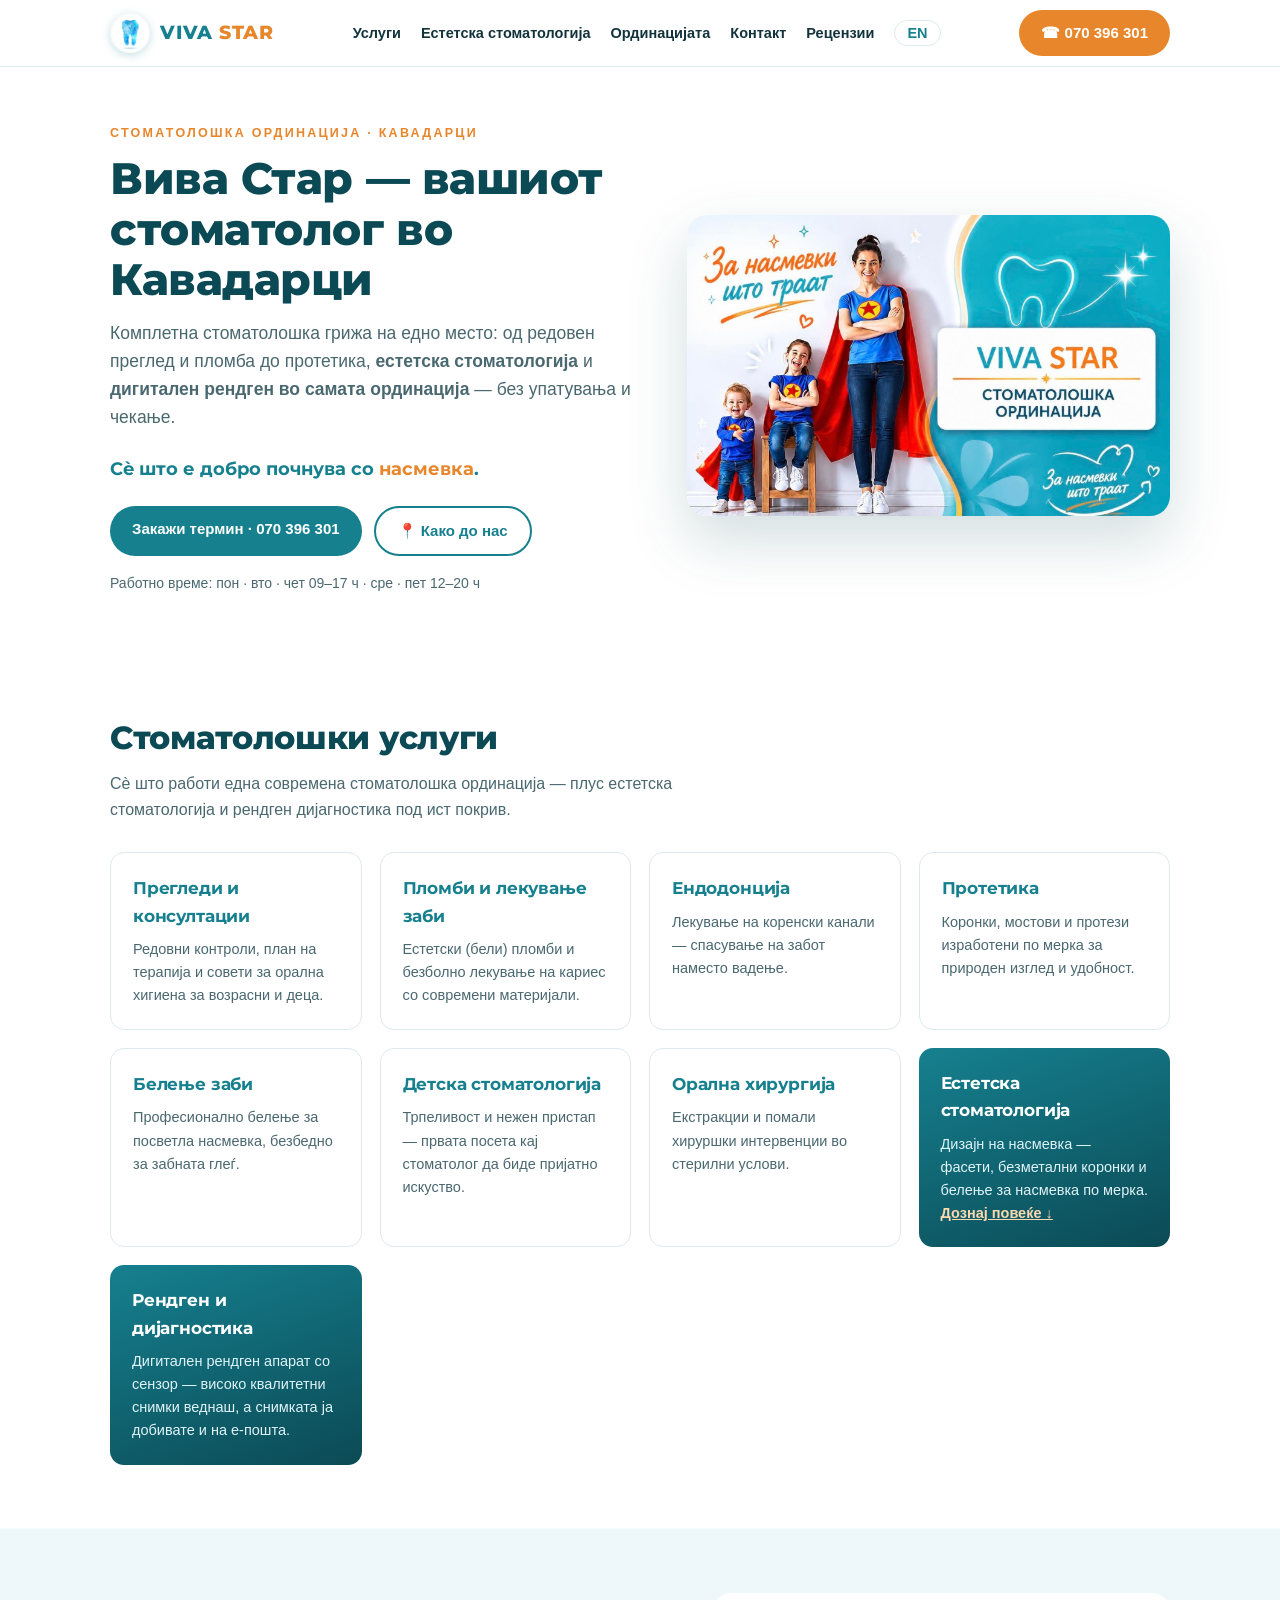
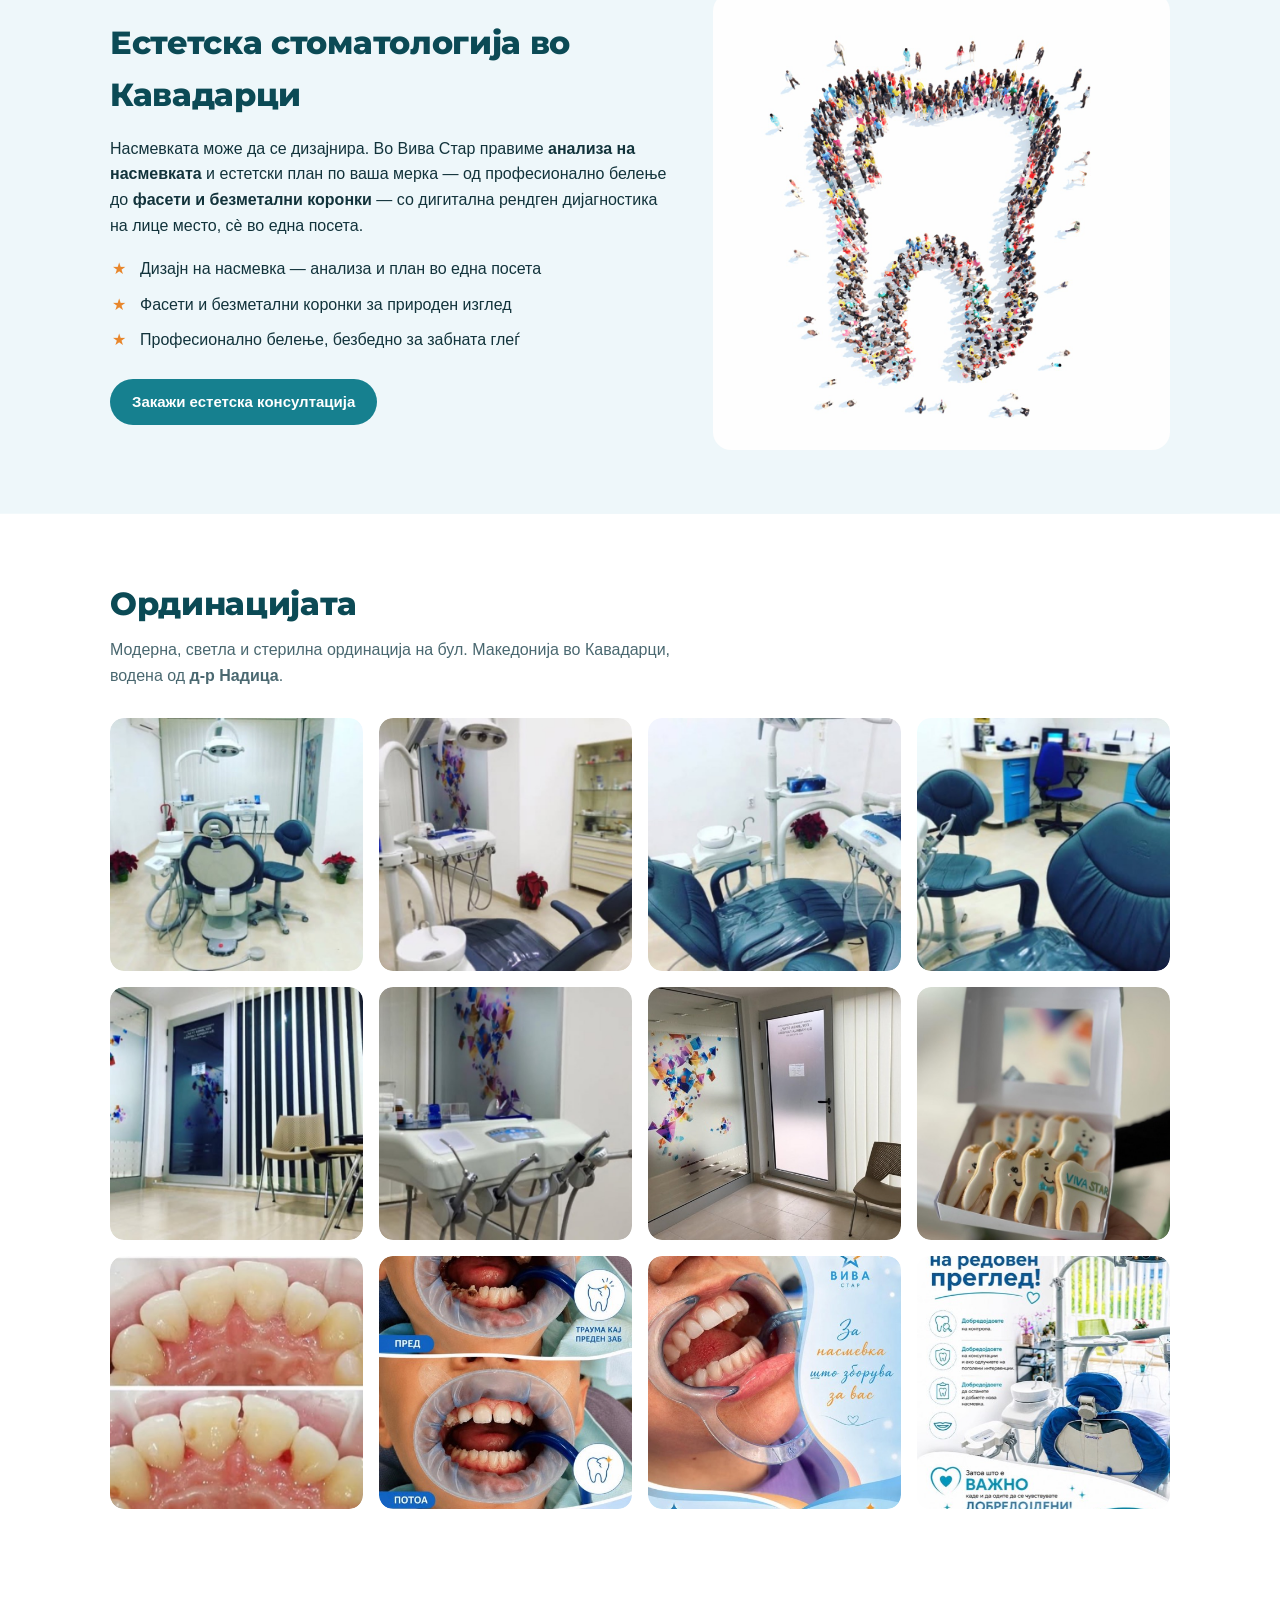
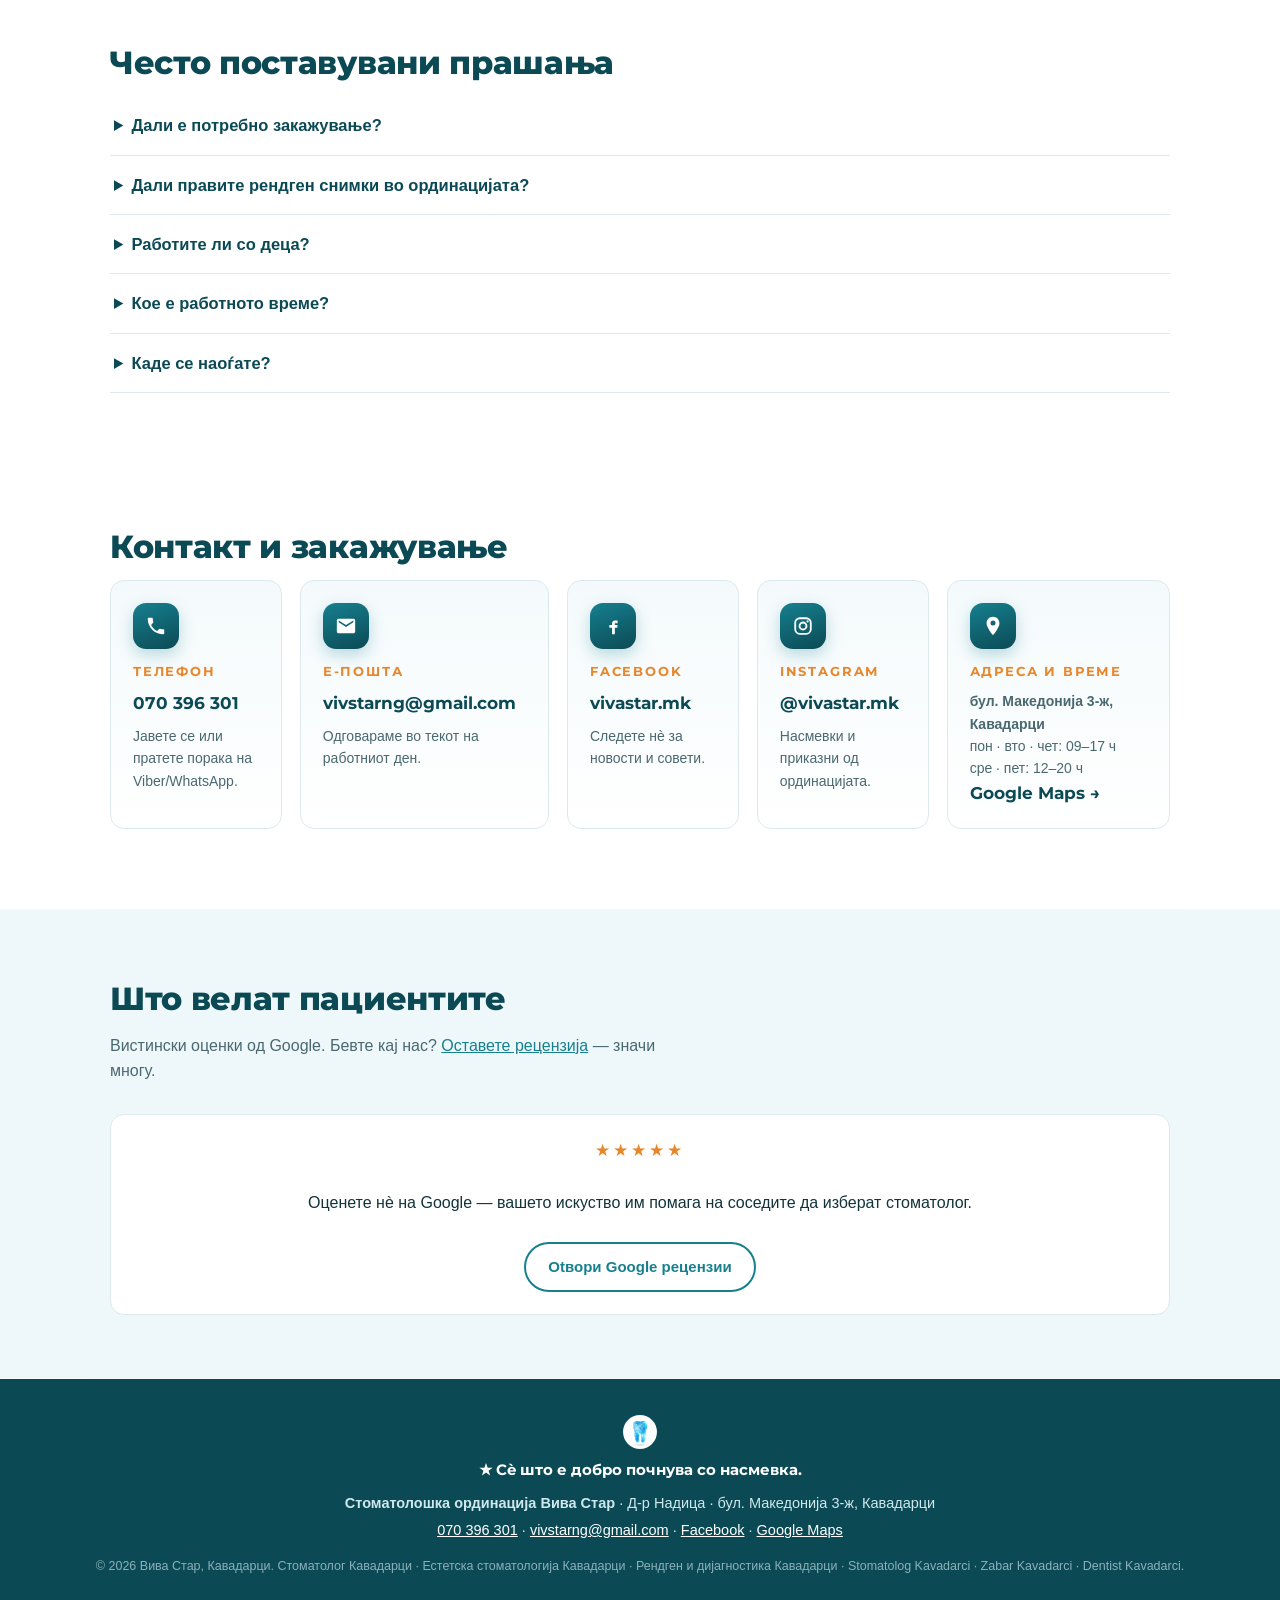
<file: index.html>
<!DOCTYPE html>
<html lang="mk">
<head>
  <meta charset="UTF-8">
  <meta name="viewport" content="width=device-width, initial-scale=1.0">
  <title>Вива Стар — Стоматолошка ординација Кавадарци | Стоматолог, Естетска стоматологија, Рендген и Дијагностика</title>
  <meta name="description" content="Стоматолошка ординација Вива Стар во Кавадарци — Д-р Надица. Прегледи, пломби, протетика, белење заби, детска стоматологија, естетска стоматологија и дигитален рендген во ординацијата. Закажете на 070 396 301.">
  <link rel="canonical" href="https://vivastar-dentistry.com/">
  <link rel="alternate" hreflang="mk" href="https://vivastar-dentistry.com/">
  <link rel="alternate" hreflang="en" href="https://vivastar-dentistry.com/en/">
  <link rel="alternate" hreflang="x-default" href="https://vivastar-dentistry.com/">
  <meta name="robots" content="index, follow">

  <!-- Open Graph / социјални мрежи -->
  <meta property="og:type" content="website">
  <meta property="og:locale" content="mk_MK">
  <meta property="og:site_name" content="Вива Стар — Стоматолошка ординација">
  <meta property="og:title" content="Вива Стар — Стоматолошка ординација Кавадарци">
  <meta property="og:description" content="Стоматолог во Кавадарци: прегледи, протетика, белење, детска стоматологија, естетска стоматологија и дигитален рендген на едно место. ☎ 070 396 301">
  <meta property="og:url" content="https://vivastar-dentistry.com/">
  <meta property="og:image" content="https://vivastar-dentistry.com/assets/og-image.jpg">
  <meta property="og:image:width" content="1200">
  <meta property="og:image:height" content="748">
  <meta name="twitter:card" content="summary_large_image">

  <link rel="icon" type="image/png" href="assets/favicon.png">
  <link rel="apple-touch-icon" href="assets/apple-touch-icon.png">

  <link rel="preconnect" href="https://fonts.googleapis.com">
  <link rel="preconnect" href="https://fonts.gstatic.com" crossorigin>
  <link href="https://fonts.googleapis.com/css2?family=Montserrat:wght@500;700;800&display=swap&subset=cyrillic" rel="stylesheet">
  <link rel="stylesheet" href="css/style.css">

  <!-- Structured data: локален бизнис (стоматолог) -->
  <script type="application/ld+json">
  {
    "@context": "https://schema.org",
    "@type": "Dentist",
    "@id": "https://vivastar-dentistry.com/#ordinacija",
    "name": "Стоматолошка ординација Вива Стар",
    "alternateName": "Viva Star Dental Kavadarci",
    "description": "Стоматолошка ординација во Кавадарци: прегледи, пломби, ендодонција, протетика, белење заби, детска стоматологија, орална хирургија, естетска стоматологија и дигитален рендген во ординацијата.",
    "url": "https://vivastar-dentistry.com/",
    "image": "https://vivastar-dentistry.com/assets/og-image.jpg",
    "logo": "https://vivastar-dentistry.com/assets/logo-tooth.png",
    "telephone": "+389 70 396 301",
    "email": "vivstarng@gmail.com",
    "address": {
      "@type": "PostalAddress",
      "streetAddress": "бул. Македонија 3-ж",
      "addressLocality": "Кавадарци",
      "postalCode": "1430",
      "addressCountry": "MK"
    },
    "hasMap": "https://maps.app.goo.gl/vikArWwnkr5YXC3K7",
    "sameAs": [
      "https://www.facebook.com/vivastar.mk",
      "https://www.instagram.com/vivastar.mk/"
    ],
    "openingHoursSpecification": [
      {"@type": "OpeningHoursSpecification", "dayOfWeek": ["Monday","Tuesday","Thursday"], "opens": "09:00", "closes": "17:00"},
      {"@type": "OpeningHoursSpecification", "dayOfWeek": ["Wednesday","Friday"], "opens": "12:00", "closes": "20:00"}
    ],
    "medicalSpecialty": ["Dentistry"],
    "founder": {
      "@type": "Person",
      "name": "Д-р Надица",
      "jobTitle": "Доктор по стоматологија"
    },
    "availableService": [
      {"@type":"MedicalProcedure","name":"Стоматолошки преглед и консултација"},
      {"@type":"MedicalProcedure","name":"Пломби и лекување на заби"},
      {"@type":"MedicalProcedure","name":"Ендодонција (лекување на коренски канали)"},
      {"@type":"MedicalProcedure","name":"Протетика (коронки, мостови, протези)"},
      {"@type":"MedicalProcedure","name":"Белење на заби"},
      {"@type":"MedicalProcedure","name":"Детска стоматологија"},
      {"@type":"MedicalProcedure","name":"Орална хирургија и екстракции"},
      {"@type":"MedicalProcedure","name":"Естетска стоматологија (фасети, безметални коронки, дизајн на насмевка)"},
      {"@type":"MedicalProcedure","name":"Дигитален рендген и дијагностика во ординацијата"}
    ]
  }
  </script>
  <!-- Structured data: ЧПП -->
  <script type="application/ld+json">
  {
    "@context": "https://schema.org",
    "@type": "FAQPage",
    "mainEntity": [
      {"@type":"Question","name":"Дали е потребно закажување кај Вива Стар?","acceptedAnswer":{"@type":"Answer","text":"Да, за најкратко чекање закажете на 070 396 301. За итни болки ве примаме најбрзо што можеме истиот ден."}},
      {"@type":"Question","name":"Дали Вива Стар прави рендген снимки во ординацијата?","acceptedAnswer":{"@type":"Answer","text":"Да, имаме дигитален рендген со сензор — висококвалитетна снимка веднаш, по желба испратена на е-пошта."}},
      {"@type":"Question","name":"Дали Вива Стар работи со деца?","acceptedAnswer":{"@type":"Answer","text":"Да, детската стоматологија ни е секојдневие, со нежен пристап кон најмалите пациенти."}},
      {"@type":"Question","name":"Кое е работното време на Вива Стар Кавадарци?","acceptedAnswer":{"@type":"Answer","text":"Понеделник, вторник и четврток 09:00–17:00; среда и петок 12:00–20:00. Викенд — затворено."}},
      {"@type":"Question","name":"Каде се наоѓа стоматолошка ординација Вива Стар?","acceptedAnswer":{"@type":"Answer","text":"На бул. Македонија 3-ж во Кавадарци."}}
    ]
  }
  </script>
</head>
<body>

<header class="site-header" id="top">
  <nav class="nav" aria-label="Главна навигација">
    <a class="brand" href="#top">
      <img src="assets/logo-tooth.png" alt="Вива Стар лого — кристален заб" width="40" height="40">
      <span class="brand-name"><b>VIVA</b> <i>STAR</i></span>
    </a>
    <ul class="nav-links">
      <li><a href="#uslugi">Услуги</a></li>
      <li><a href="#estetska">Естетска стоматологија</a></li>
      <li><a href="#ordinacija">Ординацијата</a></li>
      <li><a href="#kontakt">Контакт</a></li>
      <li><a href="#recenzii">Рецензии</a></li>
      <li><a class="lang-switch" href="en/" hreflang="en" lang="en">EN</a></li>
    </ul>
    <a class="btn btn-call" href="tel:+38970396301">☎ 070 396 301</a>
  </nav>
</header>

<main>
  <!-- ХЕРО -->
  <section class="hero">
    <div class="hero-text">
      <p class="eyebrow">Стоматолошка ординација · Кавадарци</p>
      <h1>Вива Стар — вашиот стоматолог во Кавадарци</h1>
      <p class="lede">Комплетна стоматолошка грижа на едно место: од редовен преглед и пломба до протетика, <strong>естетска стоматологија</strong> и <strong>дигитален рендген во самата ординација</strong> — без упатувања и чекање.</p>
      <p class="motto">Сè што е добро почнува со <b>насмевка</b>.</p>
      <div class="hero-cta">
        <a class="btn btn-primary" href="tel:+38970396301">Закажи термин · 070 396 301</a>
        <a class="btn btn-ghost" href="https://maps.app.goo.gl/vikArWwnkr5YXC3K7" rel="noopener" target="_blank">📍 Како до нас</a>
      </div>
      <p class="hero-hours">Работно време: пон · вто · чет 09–17 ч · сре · пет 12–20 ч</p>
    </div>
    <div class="hero-photo">
      <img src="assets/cover-family.jpg" alt="За насмевки што траат — семејство суперхерои, Вива Стар стоматолошка ординација Кавадарци" width="1600" height="1000" fetchpriority="high">
    </div>
  </section>

  <!-- УСЛУГИ -->
  <section class="section" id="uslugi">
    <h2>Стоматолошки услуги</h2>
    <p class="section-sub">Сè што работи една современа стоматолошка ординација — плус естетска стоматологија и рендген дијагностика под ист покрив.</p>
    <div class="services-grid">
      <article class="service"><h3>Прегледи и консултации</h3><p>Редовни контроли, план на терапија и совети за орална хигиена за возрасни и деца.</p></article>
      <article class="service"><h3>Пломби и лекување заби</h3><p>Естетски (бели) пломби и безболно лекување на кариес со современи материјали.</p></article>
      <article class="service"><h3>Ендодонција</h3><p>Лекување на коренски канали — спасување на забот наместо вадење.</p></article>
      <article class="service"><h3>Протетика</h3><p>Коронки, мостови и протези изработени по мерка за природен изглед и удобност.</p></article>
      <article class="service"><h3>Белење заби</h3><p>Професионално белење за посветла насмевка, безбедно за забната глеѓ.</p></article>
      <article class="service"><h3>Детска стоматологија</h3><p>Трпеливост и нежен пристап — првата посета кај стоматолог да биде пријатно искуство.</p></article>
      <article class="service"><h3>Орална хирургија</h3><p>Екстракции и помали хируршки интервенции во стерилни услови.</p></article>
      <article class="service featured"><h3>Естетска стоматологија</h3><p>Дизајн на насмевка — фасети, безметални коронки и белење за насмевка по мерка. <a href="#estetska">Дознај повеќе ↓</a></p></article>
      <article class="service featured"><h3>Рендген и дијагностика</h3><p>Дигитален рендген апарат со сензор — високо квалитетни снимки веднаш, а снимката ја добивате и на е-пошта.</p></article>
    </div>
  </section>

  <!-- ЕСТЕТСКА СТОМАТОЛОГИЈА -->
  <section class="section section-alt" id="estetska">
    <div class="split">
      <div>
        <h2>Естетска стоматологија во Кавадарци</h2>
        <p>Насмевката може да се дизајнира. Во Вива Стар правиме <strong>анализа на насмевката</strong> и естетски план по ваша мерка — од професионално белење до <strong>фасети и безметални коронки</strong> — со дигитална рендген дијагностика на лице место, сè во една посета.</p>
        <ul class="checks">
          <li>Дизајн на насмевка — анализа и план во една посета</li>
          <li>Фасети и безметални коронки за природен изглед</li>
          <li>Професионално белење, безбедно за забната глеѓ</li>
        </ul>
        <a class="btn btn-primary" href="tel:+38970396301">Закажи естетска консултација</a>
      </div>
      <img src="assets/crowd-tooth.jpg" alt="Заб составен од стотици луѓе — заедница на здрави насмевки, Вива Стар Кавадарци" width="560" height="560" loading="lazy">
    </div>
  </section>

  <!-- ОРДИНАЦИЈАТА -->
  <section class="section" id="ordinacija">
    <h2>Ординацијата</h2>
    <p class="section-sub">Модерна, светла и стерилна ординација на бул. Македонија во Кавадарци, водена од <strong>д-р Надица</strong>.</p>
    <div class="gallery">
      <a href="assets/stolica-full.jpg" target="_blank" rel="noopener"><img src="assets/thumb/stolica-full.jpg" alt="Стоматолошка столица во ординацијата Вива Стар Кавадарци" width="600" height="600" loading="lazy"></a>
      <a href="assets/ordinacija-lampa.jpg" target="_blank" rel="noopener"><img src="assets/thumb/ordinacija-lampa.jpg" alt="Работно место со рефлектор и кристалниот мурал" width="600" height="600" loading="lazy"></a>
      <a href="assets/stolica-detal.jpg" target="_blank" rel="noopener"><img src="assets/thumb/stolica-detal.jpg" alt="Детал од стоматолошката опрема" width="600" height="600" loading="lazy"></a>
      <a href="assets/kancelarija.jpg" target="_blank" rel="noopener"><img src="assets/thumb/kancelarija.jpg" alt="Работен кабинет во ординацијата" width="600" height="600" loading="lazy"></a>
      <a href="assets/cekalna-vrata.jpg" target="_blank" rel="noopener"><img src="assets/thumb/cekalna-vrata.jpg" alt="Чекална со брендирани стакла" width="600" height="600" loading="lazy"></a>
      <a href="assets/ordinacija-stolica.jpg" target="_blank" rel="noopener"><img src="assets/thumb/ordinacija-stolica.jpg" alt="Стоматолошка столица и опрема" width="600" height="600" loading="lazy"></a>
      <a href="assets/cekalna.jpg" target="_blank" rel="noopener"><img src="assets/thumb/cekalna.jpg" alt="Чекална со кристален мурал" width="600" height="600" loading="lazy"></a>
      <a href="assets/kolacinja.jpg" target="_blank" rel="noopener"><img src="assets/thumb/kolacinja.jpg" alt="Viva Star колачиња во форма на заб" width="600" height="600" loading="lazy"></a>
      <a href="assets/pred-potoa-zabi.jpg" target="_blank" rel="noopener"><img src="assets/thumb/pred-potoa-zabi.jpg" alt="Пред и потоа — естетско санирање на заби" width="600" height="600" loading="lazy"></a>
      <a href="assets/pred-potoa-detska.jpg" target="_blank" rel="noopener"><img src="assets/thumb/pred-potoa-detska.jpg" alt="Пред и потоа — санирана траума кај преден заб (детска стоматологија)" width="600" height="600" loading="lazy"></a>
      <a href="assets/promo-nasmevka.jpg" target="_blank" rel="noopener"><img src="assets/thumb/promo-nasmevka.jpg" alt="За насмевка што зборува за вас — Вива Стар" width="600" height="600" loading="lazy"></a>
      <a href="assets/promo-pregled.jpg" target="_blank" rel="noopener"><img src="assets/thumb/promo-pregled.jpg" alt="Добредојдовте на редовен преглед — Вива Стар" width="600" height="600" loading="lazy"></a>
    </div>
  </section>

  <!-- РЕЦЕНЗИИ -->
  

  <!-- ЧПП -->
  <section class="section" id="faq">
    <h2>Често поставувани прашања</h2>
    <div class="faq">
      <details>
        <summary>Дали е потребно закажување?</summary>
        <p>Да, за најкратко чекање закажете на <a href="tel:+38970396301">070 396 301</a>. За итни болки јавете се — ќе ве примиме најбрзо што можеме истиот ден.</p>
      </details>
      <details>
        <summary>Дали правите рендген снимки во ординацијата?</summary>
        <p>Да — имаме дигитален рендген апарат со сензор за снимање. Снимката е висококвалитетна, готова веднаш, а по желба ви ја испраќаме на е-пошта.</p>
      </details>
      <details>
        <summary>Работите ли со деца?</summary>
        <p>Да — детската стоматологија ни е секојдневие — нежен пристап за првата посета да биде пријатна.</p>
      </details>
      <details>
        <summary>Кое е работното време?</summary>
        <p>Понеделник, вторник и четврток 09:00–17:00; среда и петок 12:00–20:00. Викенд — затворено (за итни случаи јавете се).</p>
      </details>
      <details>
        <summary>Каде се наоѓате?</summary>
        <p>На бул. Македонија 3-ж во Кавадарци. <a href="https://maps.app.goo.gl/vikArWwnkr5YXC3K7" rel="noopener" target="_blank">Отворете ја локацијата на Google Maps</a>.</p>
      </details>
    </div>
  </section>

  <!-- КОНТАКТ -->
  <section class="section section-contact" id="kontakt">
    <h2>Контакт и закажување</h2>
    <div class="contact-grid">
      <div class="contact-card">
        <div class="cicon"><svg viewBox="0 0 24 24" aria-hidden="true"><path fill="#fff" d="M6.62 10.79c1.44 2.83 3.76 5.14 6.59 6.59l2.2-2.21c.27-.27.67-.36 1.02-.24 1.12.37 2.33.57 3.57.57.55 0 1 .45 1 1V20c0 .55-.45 1-1 1-9.39 0-17-7.61-17-17 0-.55.45-1 1-1h3.5c.55 0 1 .45 1 1 0 1.25.2 2.45.57 3.57.11.35.03.74-.25 1.02l-2.2 2.2z"/></svg></div>
        <h3>Телефон</h3>
        <a class="big-link" href="tel:+38970396301">070 396 301</a>
        <p>Јавете се или пратете порака на Viber/WhatsApp.</p>
      </div>
      <div class="contact-card">
        <div class="cicon"><svg viewBox="0 0 24 24" aria-hidden="true"><path fill="#fff" d="M20 4H4c-1.1 0-2 .9-2 2v12c0 1.1.9 2 2 2h16c1.1 0 2-.9 2-2V6c0-1.1-.9-2-2-2zm0 4-8 5-8-5V6l8 5 8-5v2z"/></svg></div>
        <h3>Е-пошта</h3>
        <a class="big-link" href="mailto:vivstarng@gmail.com">vivstarng@gmail.com</a>
        <p>Одговараме во текот на работниот ден.</p>
      </div>
      <div class="contact-card">
        <div class="cicon"><svg viewBox="0 0 24 24" aria-hidden="true"><path fill="#fff" d="M14 9h3V6h-3c-1.7 0-3 1.3-3 3v2H8v3h3v7h3v-7h2.6l.4-3h-3v-2c0-.6.4-1 1-1z"/></svg></div>
        <h3>Facebook</h3>
        <a class="big-link" href="https://www.facebook.com/vivastar.mk" rel="noopener" target="_blank">vivastar.mk</a>
        <p>Следете нè за новости и совети.</p>
      </div>
      <div class="contact-card">
        <div class="cicon"><svg viewBox="0 0 24 24" aria-hidden="true" fill="none" stroke="#fff" stroke-width="2"><rect x="3.5" y="3.5" width="17" height="17" rx="5"/><circle cx="12" cy="12" r="3.8"/><circle cx="17" cy="7" r="1.2" fill="#fff" stroke="none"/></svg></div>
        <h3>Instagram</h3>
        <a class="big-link" href="https://www.instagram.com/vivastar.mk/" rel="noopener" target="_blank">@vivastar.mk</a>
        <p>Насмевки и приказни од ординацијата.</p>
      </div>
      <div class="contact-card">
        <div class="cicon"><svg viewBox="0 0 24 24" aria-hidden="true"><path fill="#fff" d="M12 2C8.1 2 5 5.1 5 9c0 5.2 7 13 7 13s7-7.8 7-13c0-3.9-3.1-7-7-7zm0 9.5A2.5 2.5 0 1 1 12 6a2.75 2.75 0 0 1 0 5.5z"/></svg></div>
        <h3>Адреса и време</h3>
        <p><strong>бул. Македонија 3-ж, Кавадарци</strong><br>пон · вто · чет: 09–17 ч<br>сре · пет: 12–20 ч</p>
        <a class="big-link" href="https://maps.app.goo.gl/vikArWwnkr5YXC3K7" rel="noopener" target="_blank">Google Maps →</a>
      </div>
    </div>
    </section>
<section class="section section-alt" id="recenzii">
    <h2>Што велат пациентите</h2>
    <p class="section-sub">Вистински оценки од Google. Бевте кај нас? <a href="https://maps.app.goo.gl/vikArWwnkr5YXC3K7" rel="noopener" target="_blank">Оставете рецензија</a> — значи многу.</p>
    <div class="reviews" id="reviews-list">
      <!-- REVIEWS_PLACEHOLDER: се дополнува со вистински Google рецензии -->
      <div class="review-cta">
        <span class="stars" aria-hidden="true">★★★★★</span>
        <p>Оценете нè на Google — вашето искуство им помага на соседите да изберат стоматолог.</p>
        <a class="btn btn-ghost" href="https://maps.app.goo.gl/vikArWwnkr5YXC3K7" rel="noopener" target="_blank">Otвори Google рецензии</a>
      </div>
    </div>
  </section>
</main>

<footer class="site-footer">
  <img src="assets/logo-tooth.png" alt="" width="34" height="34" loading="lazy">
  <p class="footer-motto">★ Сè што е добро почнува со насмевка.</p>
  <p><strong>Стоматолошка ординација Вива Стар</strong> · Д-р Надица · бул. Македонија 3-ж, Кавадарци</p>
  <p><a href="tel:+38970396301">070 396 301</a> · <a href="mailto:vivstarng@gmail.com">vivstarng@gmail.com</a> · <a href="https://www.facebook.com/vivastar.mk" rel="noopener">Facebook</a> · <a href="https://maps.app.goo.gl/vikArWwnkr5YXC3K7" rel="noopener">Google Maps</a></p>
  <p class="fineprint">© 2026 Вива Стар, Кавадарци. Стоматолог Кавадарци · Естетска стоматологија Кавадарци · Рендген и дијагностика Кавадарци · Stomatolog Kavadarci · Zabar Kavadarci · Dentist Kavadarci.</p>
</footer>

<script>
(function(){
  var links = Array.prototype.slice.call(document.querySelectorAll('.gallery a'));
  if(!links.length) return;
  var lb = document.createElement('div');
  lb.className = 'lb';
  lb.innerHTML = '<button class="lb-x" aria-label="Затвори">×</button><button class="lb-p" aria-label="Претходна">‹</button><img alt=""><button class="lb-n" aria-label="Следна">›</button>';
  document.body.appendChild(lb);
  var img = lb.querySelector('img'), cur = 0;
  function show(i){ cur = (i + links.length) % links.length; img.src = links[cur].href; img.alt = links[cur].querySelector('img').alt; lb.classList.add('on'); document.body.style.overflow='hidden'; }
  function hide(){ lb.classList.remove('on'); document.body.style.overflow=''; }
  links.forEach(function(a, i){ a.addEventListener('click', function(e){ e.preventDefault(); show(i); }); });
  lb.querySelector('.lb-x').addEventListener('click', hide);
  lb.querySelector('.lb-p').addEventListener('click', function(){ show(cur-1); });
  lb.querySelector('.lb-n').addEventListener('click', function(){ show(cur+1); });
  lb.addEventListener('click', function(e){ if(e.target === lb) hide(); });
  document.addEventListener('keydown', function(e){
    if(!lb.classList.contains('on')) return;
    if(e.key === 'Escape') hide();
    if(e.key === 'ArrowLeft') show(cur-1);
    if(e.key === 'ArrowRight') show(cur+1);
  });
})();
</script>
</body>
</html>
</file>
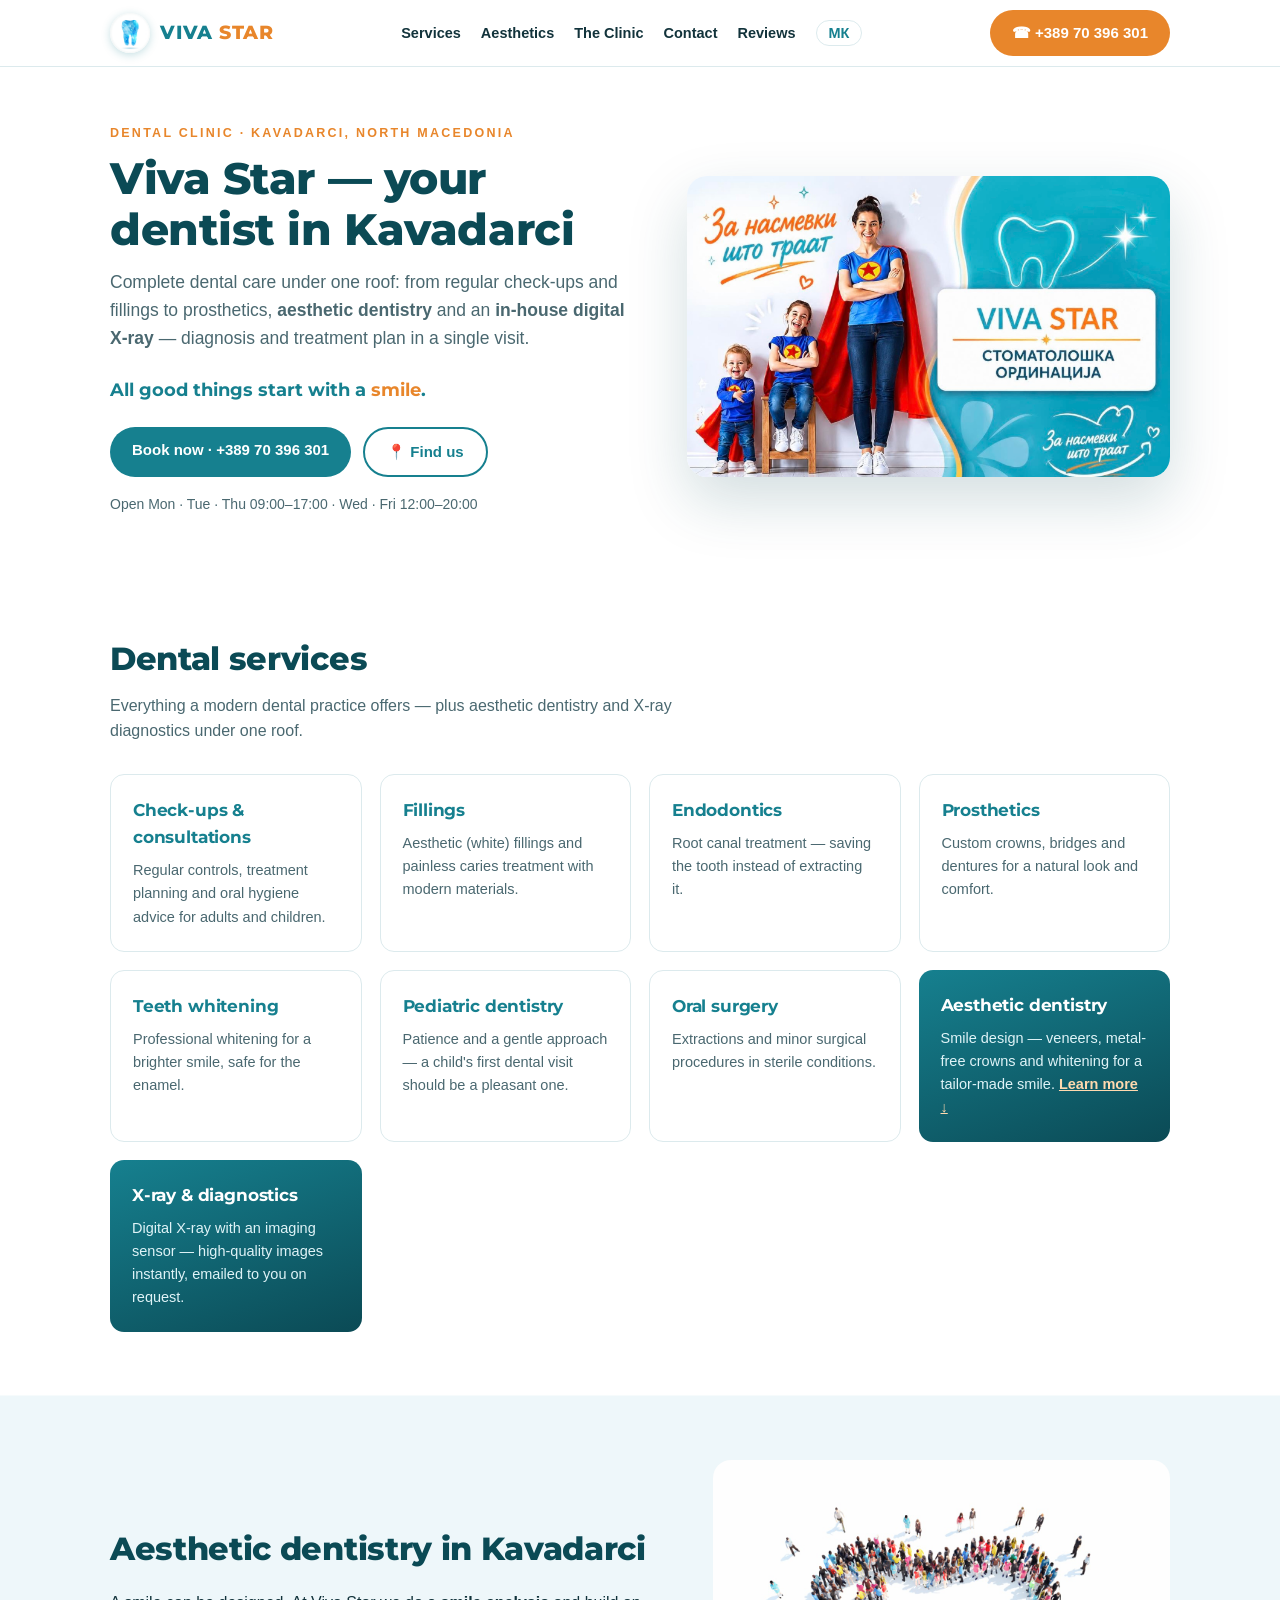
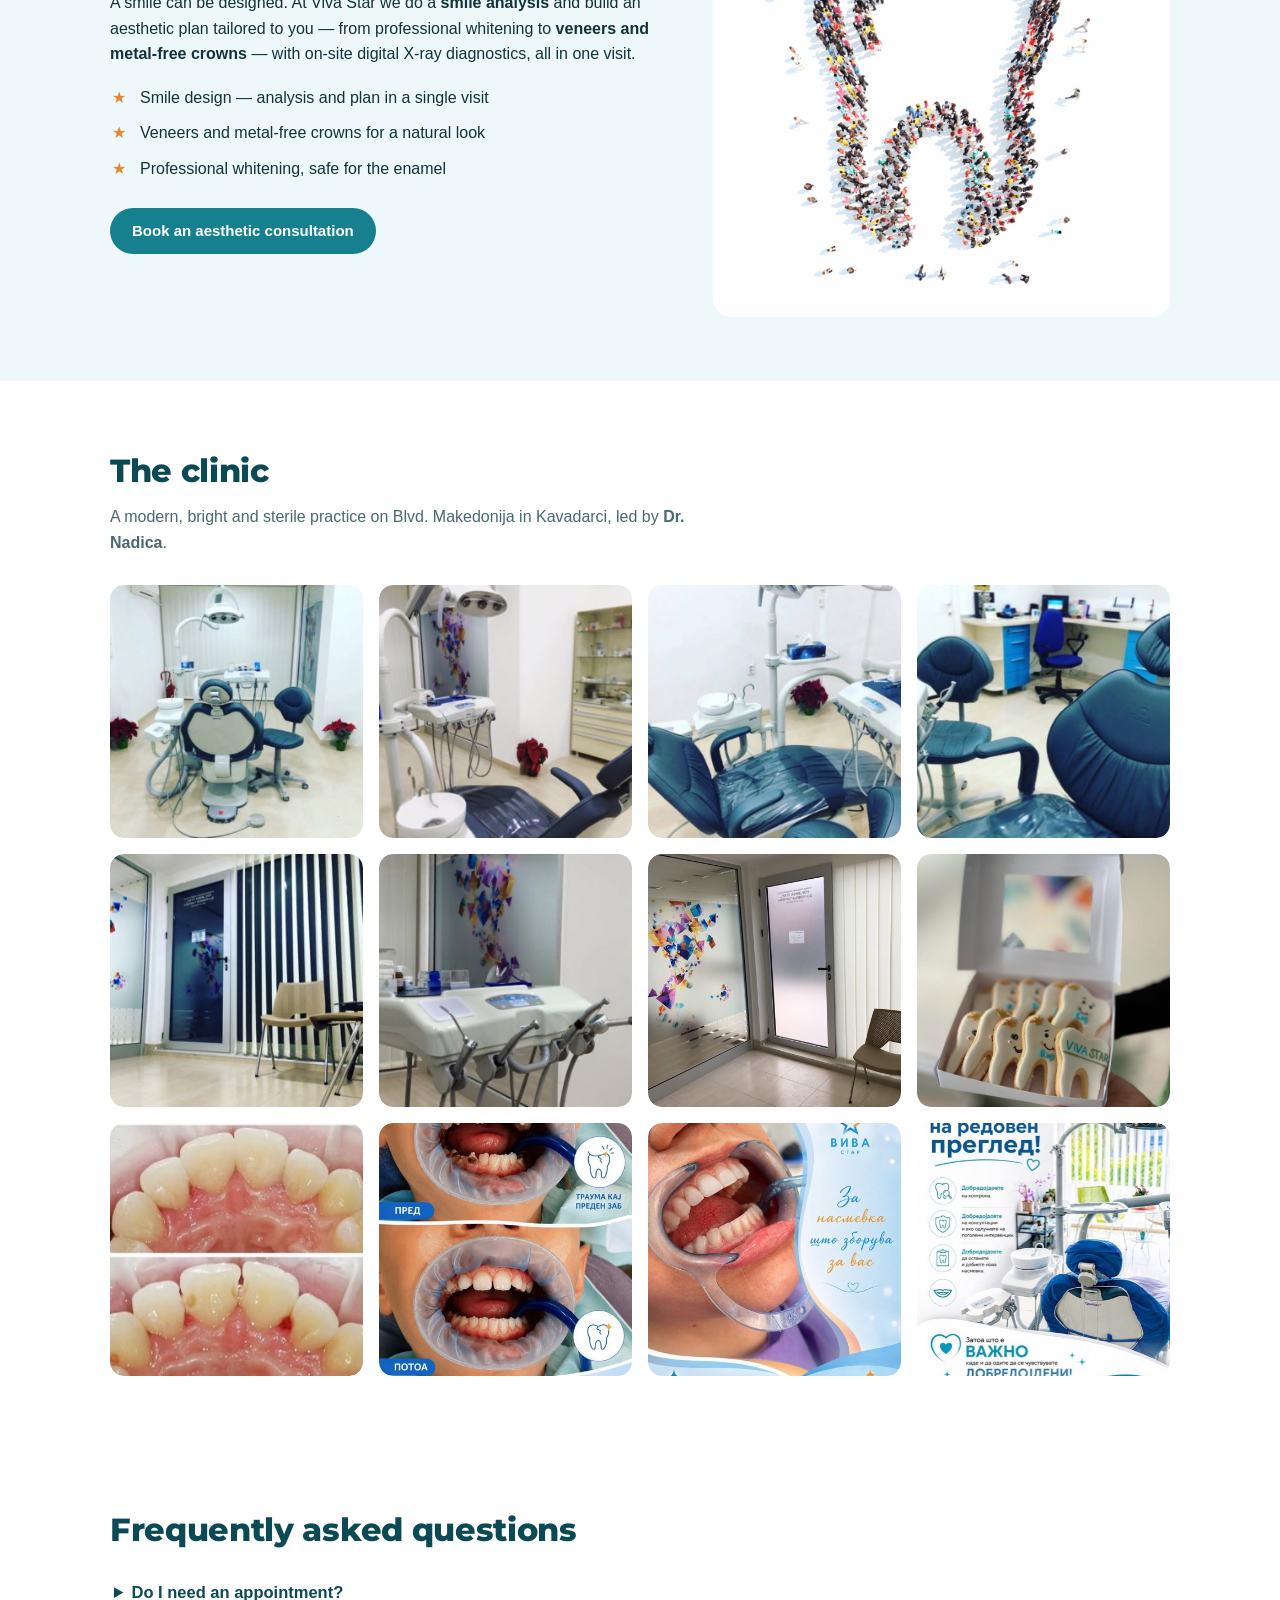
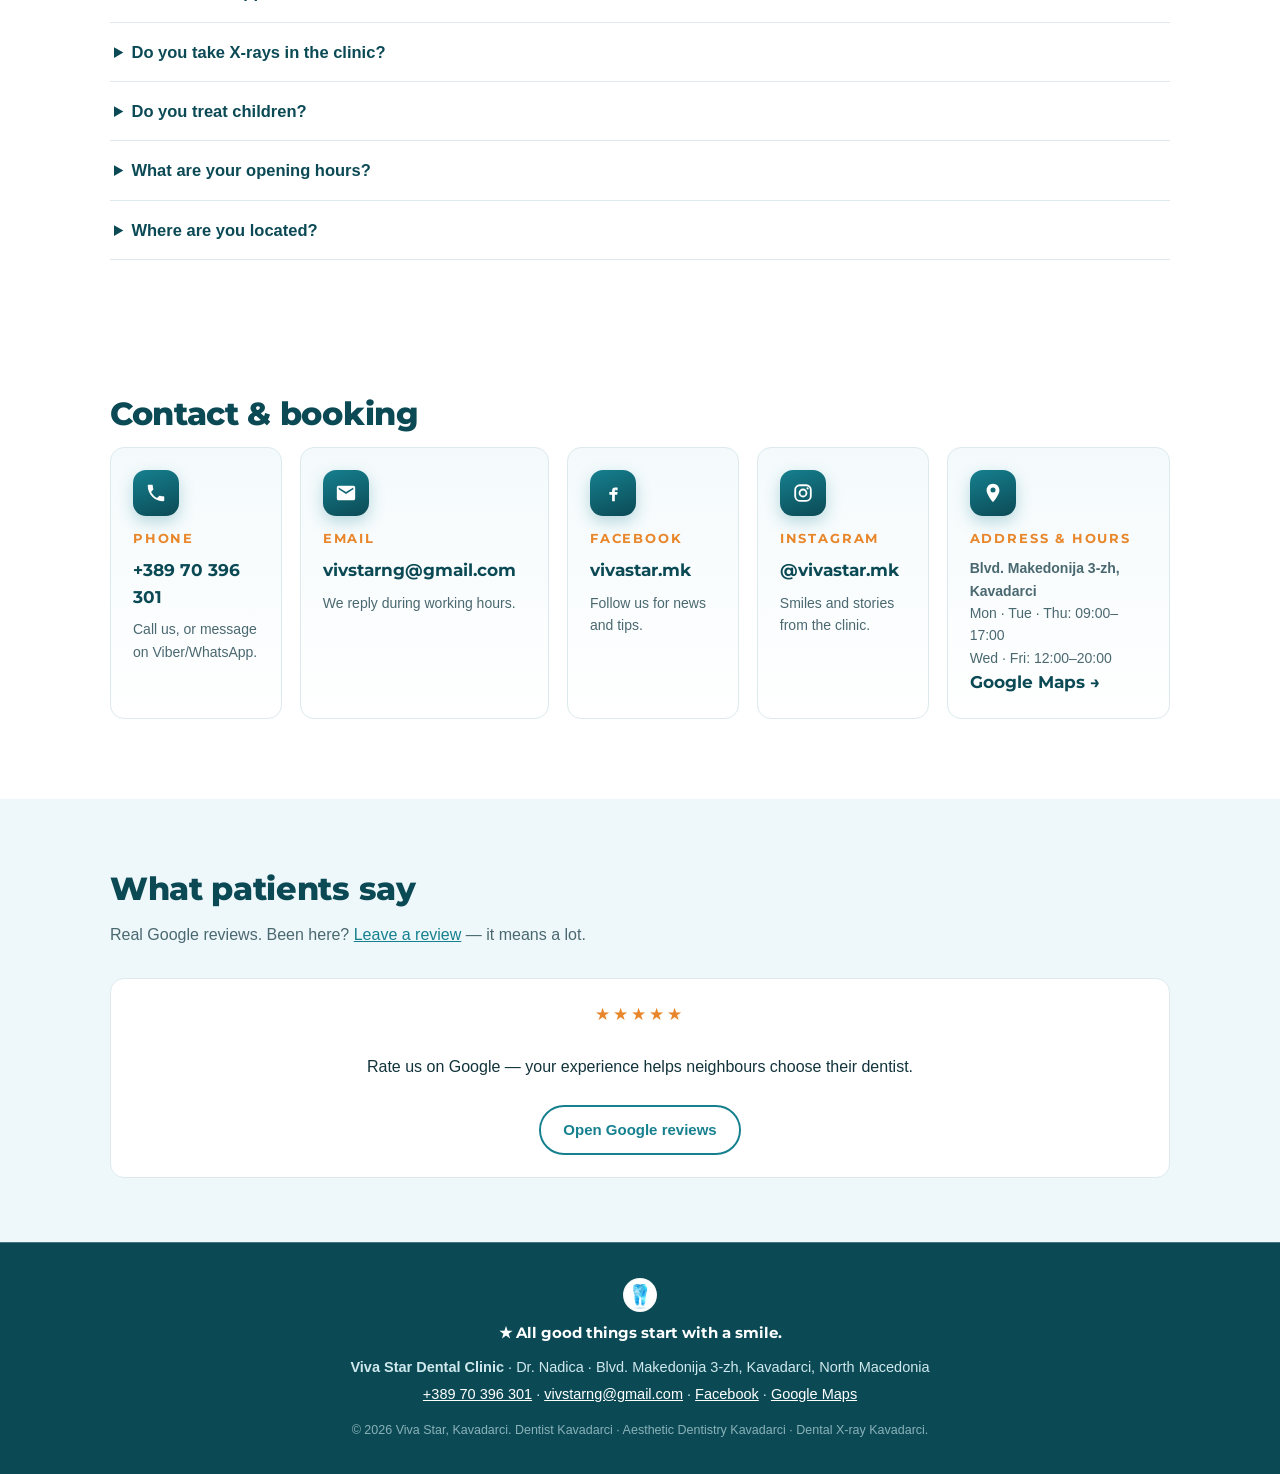
<file: en/index.html>
<!DOCTYPE html>
<html lang="en">
<head>
  <meta charset="UTF-8">
  <meta name="viewport" content="width=device-width, initial-scale=1.0">
  <title>Viva Star Dental Clinic — Dentist in Kavadarci, North Macedonia | Aesthetic Dentistry &amp; X-ray</title>
  <meta name="description" content="Viva Star dental clinic in Kavadarci, North Macedonia — Dr. Nadica. Check-ups, fillings, prosthetics, whitening, pediatric dentistry, aesthetic dentistry and in-house dental X-ray. Call +389 70 396 301.">
  <link rel="canonical" href="https://vivastar-dentistry.com/en/">
  <link rel="alternate" hreflang="mk" href="https://vivastar-dentistry.com/">
  <link rel="alternate" hreflang="en" href="https://vivastar-dentistry.com/en/">
  <link rel="alternate" hreflang="x-default" href="https://vivastar-dentistry.com/">
  <meta name="robots" content="index, follow">

  <meta property="og:type" content="website">
  <meta property="og:locale" content="en_US">
  <meta property="og:site_name" content="Viva Star Dental Clinic">
  <meta property="og:title" content="Viva Star Dental Clinic — Dentist in Kavadarci, North Macedonia">
  <meta property="og:description" content="Full dental care in Kavadarci: check-ups, prosthetics, whitening, pediatric dentistry, aesthetic dentistry and in-house X-ray. ☎ +389 70 396 301">
  <meta property="og:url" content="https://vivastar-dentistry.com/en/">
  <meta property="og:image" content="https://vivastar-dentistry.com/assets/og-image.jpg">
  <meta property="og:image:width" content="1200">
  <meta property="og:image:height" content="748">
  <meta name="twitter:card" content="summary_large_image">

  <link rel="icon" type="image/png" href="../assets/favicon.png">
  <link rel="apple-touch-icon" href="../assets/apple-touch-icon.png">

  <link rel="preconnect" href="https://fonts.googleapis.com">
  <link rel="preconnect" href="https://fonts.gstatic.com" crossorigin>
  <link href="https://fonts.googleapis.com/css2?family=Montserrat:wght@500;700;800&display=swap" rel="stylesheet">
  <link rel="stylesheet" href="../css/style.css">

  <script type="application/ld+json">
  {
    "@context": "https://schema.org",
    "@type": "Dentist",
    "@id": "https://vivastar-dentistry.com/#ordinacija",
    "name": "Viva Star Dental Clinic",
    "alternateName": "Стоматолошка ординација Вива Стар",
    "description": "Dental clinic in Kavadarci, North Macedonia: check-ups, fillings, endodontics, prosthetics, teeth whitening, pediatric dentistry, oral surgery, aesthetic dentistry and in-house dental X-ray.",
    "url": "https://vivastar-dentistry.com/en/",
    "image": "https://vivastar-dentistry.com/assets/og-image.jpg",
    "logo": "https://vivastar-dentistry.com/assets/logo-tooth.png",
    "telephone": "+389 70 396 301",
    "email": "vivstarng@gmail.com",
    "address": {
      "@type": "PostalAddress",
      "streetAddress": "Blvd. Makedonija 3-zh",
      "addressLocality": "Kavadarci",
      "postalCode": "1430",
      "addressCountry": "MK"
    },
    "hasMap": "https://maps.app.goo.gl/vikArWwnkr5YXC3K7",
    "sameAs": ["https://www.facebook.com/vivastar.mk", "https://www.instagram.com/vivastar.mk/"],
    "openingHoursSpecification": [
      {"@type": "OpeningHoursSpecification", "dayOfWeek": ["Monday","Tuesday","Thursday"], "opens": "09:00", "closes": "17:00"},
      {"@type": "OpeningHoursSpecification", "dayOfWeek": ["Wednesday","Friday"], "opens": "12:00", "closes": "20:00"}
    ],
    "medicalSpecialty": ["Dentistry"],
    "founder": { "@type": "Person", "name": "Dr. Nadica", "jobTitle": "Doctor of Dental Medicine" },
    "availableService": [
      {"@type":"MedicalProcedure","name":"Dental check-up and consultation"},
      {"@type":"MedicalProcedure","name":"Fillings and caries treatment"},
      {"@type":"MedicalProcedure","name":"Endodontics (root canal treatment)"},
      {"@type":"MedicalProcedure","name":"Prosthetics (crowns, bridges, dentures)"},
      {"@type":"MedicalProcedure","name":"Teeth whitening"},
      {"@type":"MedicalProcedure","name":"Pediatric dentistry"},
      {"@type":"MedicalProcedure","name":"Oral surgery and extractions"},
      {"@type":"MedicalProcedure","name":"Aesthetic dentistry (veneers, metal-free crowns, smile design)"},
      {"@type":"MedicalProcedure","name":"In-house digital X-ray and diagnostics"}
    ]
  }
  </script>
  <script type="application/ld+json">
  {
    "@context": "https://schema.org",
    "@type": "FAQPage",
    "mainEntity": [
      {"@type":"Question","name":"Do I need an appointment at Viva Star?","acceptedAnswer":{"@type":"Answer","text":"Yes — call +389 70 396 301 to book. For acute pain we do our best to see you the same day."}},
      {"@type":"Question","name":"Does Viva Star have a dental X-ray on site?","acceptedAnswer":{"@type":"Answer","text":"Yes, we have a digital X-ray with a sensor — a high-quality image instantly, emailed to you on request."}},
      {"@type":"Question","name":"Do you treat children?","acceptedAnswer":{"@type":"Answer","text":"Yes — pediatric dentistry is part of our everyday work, with a gentle approach for children."}},
      {"@type":"Question","name":"What are the opening hours?","acceptedAnswer":{"@type":"Answer","text":"Monday, Tuesday and Thursday 09:00–17:00; Wednesday and Friday 12:00–20:00. Weekends closed."}},
      {"@type":"Question","name":"Where is Viva Star located?","acceptedAnswer":{"@type":"Answer","text":"Blvd. Makedonija 3-zh, Kavadarci, North Macedonia."}}
    ]
  }
  </script>
</head>
<body>

<header class="site-header" id="top">
  <nav class="nav" aria-label="Main navigation">
    <a class="brand" href="#top">
      <img src="../assets/logo-tooth.png" alt="Viva Star logo — crystal tooth" width="40" height="40">
      <span class="brand-name"><b>VIVA</b> <i>STAR</i></span>
    </a>
    <ul class="nav-links">
      <li><a href="#services">Services</a></li>
      <li><a href="#aesthetics">Aesthetics</a></li>
      <li><a href="#clinic">The Clinic</a></li>
      <li><a href="#contact">Contact</a></li>
      <li><a href="#reviews">Reviews</a></li>
      <li><a class="lang-switch" href="../" hreflang="mk" lang="mk">МК</a></li>
    </ul>
    <a class="btn btn-call" href="tel:+38970396301">☎ +389 70 396 301</a>
  </nav>
</header>

<main>
  <section class="hero">
    <div class="hero-text">
      <p class="eyebrow">Dental clinic · Kavadarci, North Macedonia</p>
      <h1>Viva Star — your dentist in Kavadarci</h1>
      <p class="lede">Complete dental care under one roof: from regular check-ups and fillings to prosthetics, <strong>aesthetic dentistry</strong> and an <strong>in-house digital X-ray</strong> — diagnosis and treatment plan in a single visit.</p>
      <p class="motto">All good things start with a <b>smile</b>.</p>
      <div class="hero-cta">
        <a class="btn btn-primary" href="tel:+38970396301">Book now · +389 70 396 301</a>
        <a class="btn btn-ghost" href="https://maps.app.goo.gl/vikArWwnkr5YXC3K7" rel="noopener" target="_blank">📍 Find us</a>
      </div>
      <p class="hero-hours">Open Mon · Tue · Thu 09:00–17:00 · Wed · Fri 12:00–20:00</p>
    </div>
    <div class="hero-photo">
      <img src="../assets/cover-family.jpg" alt="For smiles that last — superhero family, Viva Star dental clinic Kavadarci" width="1600" height="1000" fetchpriority="high">
    </div>
  </section>

  <section class="section" id="services">
    <h2>Dental services</h2>
    <p class="section-sub">Everything a modern dental practice offers — plus aesthetic dentistry and X-ray diagnostics under one roof.</p>
    <div class="services-grid">
      <article class="service"><h3>Check-ups &amp; consultations</h3><p>Regular controls, treatment planning and oral hygiene advice for adults and children.</p></article>
      <article class="service"><h3>Fillings</h3><p>Aesthetic (white) fillings and painless caries treatment with modern materials.</p></article>
      <article class="service"><h3>Endodontics</h3><p>Root canal treatment — saving the tooth instead of extracting it.</p></article>
      <article class="service"><h3>Prosthetics</h3><p>Custom crowns, bridges and dentures for a natural look and comfort.</p></article>
      <article class="service"><h3>Teeth whitening</h3><p>Professional whitening for a brighter smile, safe for the enamel.</p></article>
      <article class="service"><h3>Pediatric dentistry</h3><p>Patience and a gentle approach — a child's first dental visit should be a pleasant one.</p></article>
      <article class="service"><h3>Oral surgery</h3><p>Extractions and minor surgical procedures in sterile conditions.</p></article>
      <article class="service featured"><h3>Aesthetic dentistry</h3><p>Smile design — veneers, metal-free crowns and whitening for a tailor-made smile. <a href="#aesthetics">Learn more ↓</a></p></article>
      <article class="service featured"><h3>X-ray &amp; diagnostics</h3><p>Digital X-ray with an imaging sensor — high-quality images instantly, emailed to you on request.</p></article>
    </div>
  </section>

  <section class="section section-alt" id="aesthetics">
    <div class="split">
      <div>
        <h2>Aesthetic dentistry in Kavadarci</h2>
        <p>A smile can be designed. At Viva Star we do a <strong>smile analysis</strong> and build an aesthetic plan tailored to you — from professional whitening to <strong>veneers and metal-free crowns</strong> — with on-site digital X-ray diagnostics, all in one visit.</p>
        <ul class="checks">
          <li>Smile design — analysis and plan in a single visit</li>
          <li>Veneers and metal-free crowns for a natural look</li>
          <li>Professional whitening, safe for the enamel</li>
        </ul>
        <a class="btn btn-primary" href="tel:+38970396301">Book an aesthetic consultation</a>
      </div>
      <img src="../assets/crowd-tooth.jpg" alt="A tooth formed by hundreds of people — a community of healthy smiles, Viva Star Kavadarci" width="560" height="560" loading="lazy">
    </div>
  </section>

  <section class="section" id="clinic">
    <h2>The clinic</h2>
    <p class="section-sub">A modern, bright and sterile practice on Blvd. Makedonija in Kavadarci, led by <strong>Dr. Nadica</strong>.</p>
    <div class="gallery">
      <a href="../assets/stolica-full.jpg" target="_blank" rel="noopener"><img src="../assets/thumb/stolica-full.jpg" alt="Dental chair at Viva Star clinic Kavadarci" width="600" height="600" loading="lazy"></a>
      <a href="../assets/ordinacija-lampa.jpg" target="_blank" rel="noopener"><img src="../assets/thumb/ordinacija-lampa.jpg" alt="Operating light and the crystal mural" width="600" height="600" loading="lazy"></a>
      <a href="../assets/stolica-detal.jpg" target="_blank" rel="noopener"><img src="../assets/thumb/stolica-detal.jpg" alt="Dental equipment detail" width="600" height="600" loading="lazy"></a>
      <a href="../assets/kancelarija.jpg" target="_blank" rel="noopener"><img src="../assets/thumb/kancelarija.jpg" alt="Clinic office" width="600" height="600" loading="lazy"></a>
      <a href="../assets/cekalna-vrata.jpg" target="_blank" rel="noopener"><img src="../assets/thumb/cekalna-vrata.jpg" alt="Waiting room with branded glass" width="600" height="600" loading="lazy"></a>
      <a href="../assets/ordinacija-stolica.jpg" target="_blank" rel="noopener"><img src="../assets/thumb/ordinacija-stolica.jpg" alt="Dental chair and equipment" width="600" height="600" loading="lazy"></a>
      <a href="../assets/cekalna.jpg" target="_blank" rel="noopener"><img src="../assets/thumb/cekalna.jpg" alt="Waiting room with crystal mural" width="600" height="600" loading="lazy"></a>
      <a href="../assets/kolacinja.jpg" target="_blank" rel="noopener"><img src="../assets/thumb/kolacinja.jpg" alt="Viva Star tooth-shaped cookies" width="600" height="600" loading="lazy"></a>
      <a href="../assets/pred-potoa-zabi.jpg" target="_blank" rel="noopener"><img src="../assets/thumb/pred-potoa-zabi.jpg" alt="Before and after — aesthetic restoration" width="600" height="600" loading="lazy"></a>
      <a href="../assets/pred-potoa-detska.jpg" target="_blank" rel="noopener"><img src="../assets/thumb/pred-potoa-detska.jpg" alt="Before and after — front tooth trauma repaired (pediatric)" width="600" height="600" loading="lazy"></a>
      <a href="../assets/promo-nasmevka.jpg" target="_blank" rel="noopener"><img src="../assets/thumb/promo-nasmevka.jpg" alt="For a smile that speaks for you — Viva Star" width="600" height="600" loading="lazy"></a>
      <a href="../assets/promo-pregled.jpg" target="_blank" rel="noopener"><img src="../assets/thumb/promo-pregled.jpg" alt="Welcome to your regular check-up — Viva Star" width="600" height="600" loading="lazy"></a>
    </div>
  </section>

  

  <section class="section" id="faq">
    <h2>Frequently asked questions</h2>
    <div class="faq">
      <details>
        <summary>Do I need an appointment?</summary>
        <p>Yes — call <a href="tel:+38970396301">+389 70 396 301</a> to book. For acute pain we do our best to see you the same day.</p>
      </details>
      <details>
        <summary>Do you take X-rays in the clinic?</summary>
        <p>Yes — we have a digital X-ray with an imaging sensor. The image is high-quality, ready instantly, and we can email it to you.</p>
      </details>
      <details>
        <summary>Do you treat children?</summary>
        <p>Yes — pediatric dentistry is our everyday work — a gentle approach so the first visit is a pleasant one.</p>
      </details>
      <details>
        <summary>What are your opening hours?</summary>
        <p>Monday, Tuesday and Thursday 09:00–17:00; Wednesday and Friday 12:00–20:00. Weekends closed (call us for emergencies).</p>
      </details>
      <details>
        <summary>Where are you located?</summary>
        <p>Blvd. Makedonija 3-zh, Kavadarci, North Macedonia. <a href="https://maps.app.goo.gl/vikArWwnkr5YXC3K7" rel="noopener" target="_blank">Open in Google Maps</a>.</p>
      </details>
    </div>
  </section>

  <section class="section section-contact" id="contact">
    <h2>Contact &amp; booking</h2>
    <div class="contact-grid">
      <div class="contact-card">
        <div class="cicon"><svg viewBox="0 0 24 24" aria-hidden="true"><path fill="#fff" d="M6.62 10.79c1.44 2.83 3.76 5.14 6.59 6.59l2.2-2.21c.27-.27.67-.36 1.02-.24 1.12.37 2.33.57 3.57.57.55 0 1 .45 1 1V20c0 .55-.45 1-1 1-9.39 0-17-7.61-17-17 0-.55.45-1 1-1h3.5c.55 0 1 .45 1 1 0 1.25.2 2.45.57 3.57.11.35.03.74-.25 1.02l-2.2 2.2z"/></svg></div>
        <h3>Phone</h3>
        <a class="big-link" href="tel:+38970396301">+389 70 396 301</a>
        <p>Call us, or message on Viber/WhatsApp.</p>
      </div>
      <div class="contact-card">
        <div class="cicon"><svg viewBox="0 0 24 24" aria-hidden="true"><path fill="#fff" d="M20 4H4c-1.1 0-2 .9-2 2v12c0 1.1.9 2 2 2h16c1.1 0 2-.9 2-2V6c0-1.1-.9-2-2-2zm0 4-8 5-8-5V6l8 5 8-5v2z"/></svg></div>
        <h3>Email</h3>
        <a class="big-link" href="mailto:vivstarng@gmail.com">vivstarng@gmail.com</a>
        <p>We reply during working hours.</p>
      </div>
      <div class="contact-card">
        <div class="cicon"><svg viewBox="0 0 24 24" aria-hidden="true"><path fill="#fff" d="M14 9h3V6h-3c-1.7 0-3 1.3-3 3v2H8v3h3v7h3v-7h2.6l.4-3h-3v-2c0-.6.4-1 1-1z"/></svg></div>
        <h3>Facebook</h3>
        <a class="big-link" href="https://www.facebook.com/vivastar.mk" rel="noopener" target="_blank">vivastar.mk</a>
        <p>Follow us for news and tips.</p>
      </div>
      <div class="contact-card">
        <div class="cicon"><svg viewBox="0 0 24 24" aria-hidden="true" fill="none" stroke="#fff" stroke-width="2"><rect x="3.5" y="3.5" width="17" height="17" rx="5"/><circle cx="12" cy="12" r="3.8"/><circle cx="17" cy="7" r="1.2" fill="#fff" stroke="none"/></svg></div>
        <h3>Instagram</h3>
        <a class="big-link" href="https://www.instagram.com/vivastar.mk/" rel="noopener" target="_blank">@vivastar.mk</a>
        <p>Smiles and stories from the clinic.</p>
      </div>
      <div class="contact-card">
        <div class="cicon"><svg viewBox="0 0 24 24" aria-hidden="true"><path fill="#fff" d="M12 2C8.1 2 5 5.1 5 9c0 5.2 7 13 7 13s7-7.8 7-13c0-3.9-3.1-7-7-7zm0 9.5A2.5 2.5 0 1 1 12 6a2.75 2.75 0 0 1 0 5.5z"/></svg></div>
        <h3>Address &amp; hours</h3>
        <p><strong>Blvd. Makedonija 3-zh, Kavadarci</strong><br>Mon · Tue · Thu: 09:00–17:00<br>Wed · Fri: 12:00–20:00</p>
        <a class="big-link" href="https://maps.app.goo.gl/vikArWwnkr5YXC3K7" rel="noopener" target="_blank">Google Maps →</a>
      </div>
    </div>
    </section>
<section class="section section-alt" id="reviews">
    <h2>What patients say</h2>
    <p class="section-sub">Real Google reviews. Been here? <a href="https://maps.app.goo.gl/vikArWwnkr5YXC3K7" rel="noopener" target="_blank">Leave a review</a> — it means a lot.</p>
    <div class="reviews" id="reviews-list">
      <!-- REVIEWS_PLACEHOLDER -->
      <div class="review-cta">
        <span class="stars" aria-hidden="true">★★★★★</span>
        <p>Rate us on Google — your experience helps neighbours choose their dentist.</p>
        <a class="btn btn-ghost" href="https://maps.app.goo.gl/vikArWwnkr5YXC3K7" rel="noopener" target="_blank">Open Google reviews</a>
      </div>
    </div>
  </section>
</main>

<footer class="site-footer">
  <img src="../assets/logo-tooth.png" alt="" width="34" height="34" loading="lazy">
  <p class="footer-motto">★ All good things start with a smile.</p>
  <p><strong>Viva Star Dental Clinic</strong> · Dr. Nadica · Blvd. Makedonija 3-zh, Kavadarci, North Macedonia</p>
  <p><a href="tel:+38970396301">+389 70 396 301</a> · <a href="mailto:vivstarng@gmail.com">vivstarng@gmail.com</a> · <a href="https://www.facebook.com/vivastar.mk" rel="noopener">Facebook</a> · <a href="https://maps.app.goo.gl/vikArWwnkr5YXC3K7" rel="noopener">Google Maps</a></p>
  <p class="fineprint">© 2026 Viva Star, Kavadarci. Dentist Kavadarci · Aesthetic Dentistry Kavadarci · Dental X-ray Kavadarci.</p>
</footer>

<script>
(function(){
  var links = Array.prototype.slice.call(document.querySelectorAll('.gallery a'));
  if(!links.length) return;
  var lb = document.createElement('div');
  lb.className = 'lb';
  lb.innerHTML = '<button class="lb-x" aria-label="Затвори">×</button><button class="lb-p" aria-label="Претходна">‹</button><img alt=""><button class="lb-n" aria-label="Следна">›</button>';
  document.body.appendChild(lb);
  var img = lb.querySelector('img'), cur = 0;
  function show(i){ cur = (i + links.length) % links.length; img.src = links[cur].href; img.alt = links[cur].querySelector('img').alt; lb.classList.add('on'); document.body.style.overflow='hidden'; }
  function hide(){ lb.classList.remove('on'); document.body.style.overflow=''; }
  links.forEach(function(a, i){ a.addEventListener('click', function(e){ e.preventDefault(); show(i); }); });
  lb.querySelector('.lb-x').addEventListener('click', hide);
  lb.querySelector('.lb-p').addEventListener('click', function(){ show(cur-1); });
  lb.querySelector('.lb-n').addEventListener('click', function(){ show(cur+1); });
  lb.addEventListener('click', function(e){ if(e.target === lb) hide(); });
  document.addEventListener('keydown', function(e){
    if(!lb.classList.contains('on')) return;
    if(e.key === 'Escape') hide();
    if(e.key === 'ArrowLeft') show(cur-1);
    if(e.key === 'ArrowRight') show(cur+1);
  });
})();
</script>
</body>
</html>
</file>
<file: css/style.css>
/* Viva Star — brand: teal #16808F / deep #0B4A55 / orange #E8862B / crystal #56B9E4 */
:root{
  --teal:#16808F; --teal-deep:#0B4A55; --teal-mid:#0E7386; --orange:#E8862B;
  --crystal:#56B9E4; --ice:#EEF7FA; --ink:#12333B; --ink-soft:#4A6870;
  --bg:#FFFFFF; --line:#DCEAED;
  --font-display:"Montserrat","Helvetica Neue",Arial,sans-serif;
  --font-body:-apple-system,BlinkMacSystemFont,"Segoe UI",Roboto,"Helvetica Neue",Arial,sans-serif;
}
*{ box-sizing:border-box; }
html{ scroll-behavior:smooth; }
body{ margin:0; font-family:var(--font-body); color:var(--ink); background:var(--bg); line-height:1.6; }
img{ max-width:100%; height:auto; display:block; }
a{ color:var(--teal); }
h1,h2,h3{ font-family:var(--font-display); letter-spacing:-.01em; }

/* header */
.site-header{ position:sticky; top:0; z-index:50; background:rgba(255,255,255,.94); backdrop-filter:blur(8px); border-bottom:1px solid var(--line); }
.nav{ max-width:1100px; margin:0 auto; display:flex; align-items:center; gap:18px; padding:10px 20px; }
.brand{ display:flex; align-items:center; gap:10px; text-decoration:none; }
.brand img{ border-radius:50%; box-shadow:0 2px 8px rgba(22,128,143,.25); }
.brand-name{ font-family:var(--font-display); font-size:19px; letter-spacing:.04em; }
.brand-name b{ color:var(--teal); font-weight:800; } .brand-name i{ color:var(--orange); font-style:normal; font-weight:800; }
.nav-links{ display:flex; gap:20px; list-style:none; margin:0 auto; padding:0; }
.nav-links a{ text-decoration:none; color:var(--ink); font-weight:600; font-size:14.5px; }
.nav-links a:hover{ color:var(--teal); }
.lang-switch{ border:1.5px solid var(--line); border-radius:999px; padding:4px 12px; color:var(--teal) !important; }
.btn{ display:inline-block; text-decoration:none; font-weight:700; border-radius:999px; padding:11px 22px; font-size:15px; }
.btn-call{ background:var(--orange); color:#fff; white-space:nowrap; }
.btn-primary{ background:var(--teal); color:#fff; }
.btn-primary:hover{ background:var(--teal-mid); }
.btn-ghost{ border:2px solid var(--teal); color:var(--teal); background:#fff; }
@media (max-width:820px){ .nav-links{ display:none; } .nav{ justify-content:space-between; } }

/* hero */
.hero{ max-width:1100px; margin:0 auto; padding:56px 20px 40px; display:grid; grid-template-columns:1.05fr .95fr; gap:44px; align-items:center; }
.eyebrow{ text-transform:uppercase; letter-spacing:.18em; font-size:12.5px; font-weight:700; color:var(--orange); margin:0 0 10px; }
.hero h1{ font-size:clamp(30px,4.4vw,44px); font-weight:800; color:var(--teal-deep); margin:0 0 14px; line-height:1.15; }
.hero .lede{ font-size:17.5px; color:var(--ink-soft); margin:0 0 24px; }
.motto{ font-family:var(--font-display); font-size:18px; font-weight:700; color:var(--teal); margin:0 0 22px; }
.motto b{ color:var(--orange); }
.footer-motto{ font-family:var(--font-display); font-weight:700; font-size:16px; color:#fff !important; margin-bottom:10px !important; }
.hero-cta{ display:flex; gap:12px; flex-wrap:wrap; }
.hero-hours{ margin-top:16px; font-size:14px; color:var(--ink-soft); }
.hero-photo{ position:relative; }
.hero-photo img{ border-radius:20px; box-shadow:0 24px 60px rgba(11,74,85,.18); width:100%; height:auto; }
.hero-tag{ position:absolute; bottom:14px; left:14px; background:rgba(255,255,255,.92); color:var(--teal-deep); font-weight:700; font-size:13px; padding:8px 14px; border-radius:999px; margin:0; }
@media (max-width:820px){ .hero{ grid-template-columns:1fr; padding-top:36px; } }

/* sections */
.section{ max-width:1100px; margin:0 auto; padding:64px 20px; }
.section h2{ font-size:clamp(24px,3vw,32px); color:var(--teal-deep); font-weight:800; margin:0 0 8px; }
.section-sub{ color:var(--ink-soft); max-width:66ch; margin:0 0 30px; }
.section-alt{ background:var(--ice); box-shadow:0 0 0 100vmax var(--ice); clip-path:inset(0 -100vmax); }

/* services */
.services-grid{ display:grid; grid-template-columns:repeat(auto-fit,minmax(240px,1fr)); gap:18px; }
.service{ border:1px solid var(--line); border-radius:14px; padding:22px; background:#fff; }
.service h3{ margin:0 0 8px; font-size:17px; color:var(--teal); }
.service p{ margin:0; font-size:14.5px; color:var(--ink-soft); }
.service.featured{ background:linear-gradient(160deg,var(--teal) 0%,var(--teal-deep) 100%); border:none; }
.service.featured h3{ color:#fff; }
.service.featured p{ color:#DFF3F7; }
.service.featured a{ color:#FFD9AE; font-weight:700; }

/* split / ortho */
.split{ display:grid; grid-template-columns:1.1fr .9fr; gap:44px; align-items:center; }
.split img{ border-radius:18px; }
.checks{ list-style:none; padding:0; margin:18px 0 26px; }
.checks li{ padding-left:30px; position:relative; margin-bottom:10px; }
.checks li::before{ content:"★"; color:var(--orange); position:absolute; left:2px; }
@media (max-width:820px){ .split{ grid-template-columns:1fr; } }

/* gallery */
.gallery{ display:grid; grid-template-columns:repeat(auto-fit,minmax(240px,1fr)); gap:16px; }
.gallery a{ display:block; border-radius:14px; overflow:hidden; }
.gallery img{ border-radius:14px; aspect-ratio:1/1; object-fit:cover; width:100%; transition:transform .25s; }
.gallery a:hover img{ transform:scale(1.04); }

/* reviews */
.reviews{ display:grid; grid-template-columns:repeat(auto-fit,minmax(260px,1fr)); gap:18px; }
.review, .review-cta{ background:#fff; border:1px solid var(--line); border-radius:14px; padding:22px; }
.review .stars, .review-cta .stars{ color:var(--orange); letter-spacing:3px; font-size:17px; }
.review p{ margin:10px 0 12px; font-size:15px; }
.review cite{ font-style:normal; font-weight:700; color:var(--teal-deep); font-size:13.5px; }
.review-cta{ text-align:center; display:flex; flex-direction:column; align-items:center; gap:10px; justify-content:center; }

/* faq */
.faq details{ border-bottom:1px solid var(--line); padding:16px 4px; }
.faq summary{ font-weight:700; cursor:pointer; font-size:16.5px; color:var(--teal-deep); }
.faq p{ color:var(--ink-soft); margin:12px 0 4px; max-width:75ch; }

/* contact */
.section-contact{ padding-bottom:80px; }
.contact-grid{ display:grid; grid-template-columns:repeat(auto-fit,minmax(230px,1fr)); gap:18px; }
@media (min-width:960px){ .contact-grid{ grid-template-columns:1fr 1.45fr 1fr 1fr 1.3fr; } }
.contact-card{ background:linear-gradient(180deg,#F4FAFC,#fff); border:1px solid var(--line); border-radius:14px; padding:22px; }
.cicon{ width:46px; height:46px; border-radius:13px; background:linear-gradient(160deg,var(--teal),var(--teal-deep)); display:flex; align-items:center; justify-content:center; margin-bottom:12px; box-shadow:0 6px 16px rgba(22,128,143,.28); }
.cicon svg{ width:22px; height:22px; }
.contact-card h3{ margin:0 0 8px; font-size:13px; text-transform:uppercase; letter-spacing:.14em; color:var(--orange); }
.big-link{ font-family:var(--font-display); font-weight:700; font-size:16.5px; text-decoration:none; color:var(--teal-deep); word-break:break-word; }
.contact-card p{ font-size:14px; color:var(--ink-soft); margin:8px 0 0; }
.muted{ color:var(--ink-soft); font-size:13px; }

/* footer */
.site-footer{ background:var(--teal-deep); color:#CFE8ED; text-align:center; padding:36px 20px 30px; }
.site-footer img{ margin:0 auto 10px; border-radius:50%; background:#fff; }
.site-footer a{ color:#fff; }
.site-footer p{ margin:4px 0; font-size:14.5px; }
.fineprint{ opacity:.65; font-size:12.5px !important; margin-top:14px !important; }

/* lightbox */
.lb{ position:fixed; inset:0; background:rgba(8,28,34,.92); display:none; align-items:center; justify-content:center; z-index:100; }
.lb.on{ display:flex; }
.lb img{ max-width:88vw; max-height:88vh; border-radius:10px; box-shadow:0 30px 80px rgba(0,0,0,.5); }
.lb button{ position:absolute; background:rgba(255,255,255,.12); color:#fff; border:0; cursor:pointer; border-radius:50%; width:46px; height:46px; font-size:26px; line-height:1; display:flex; align-items:center; justify-content:center; }
.lb button:hover{ background:rgba(255,255,255,.25); }
.lb-x{ top:18px; right:18px; }
.lb-p{ left:14px; top:50%; transform:translateY(-50%); }
.lb-n{ right:14px; top:50%; transform:translateY(-50%); }
</file>
